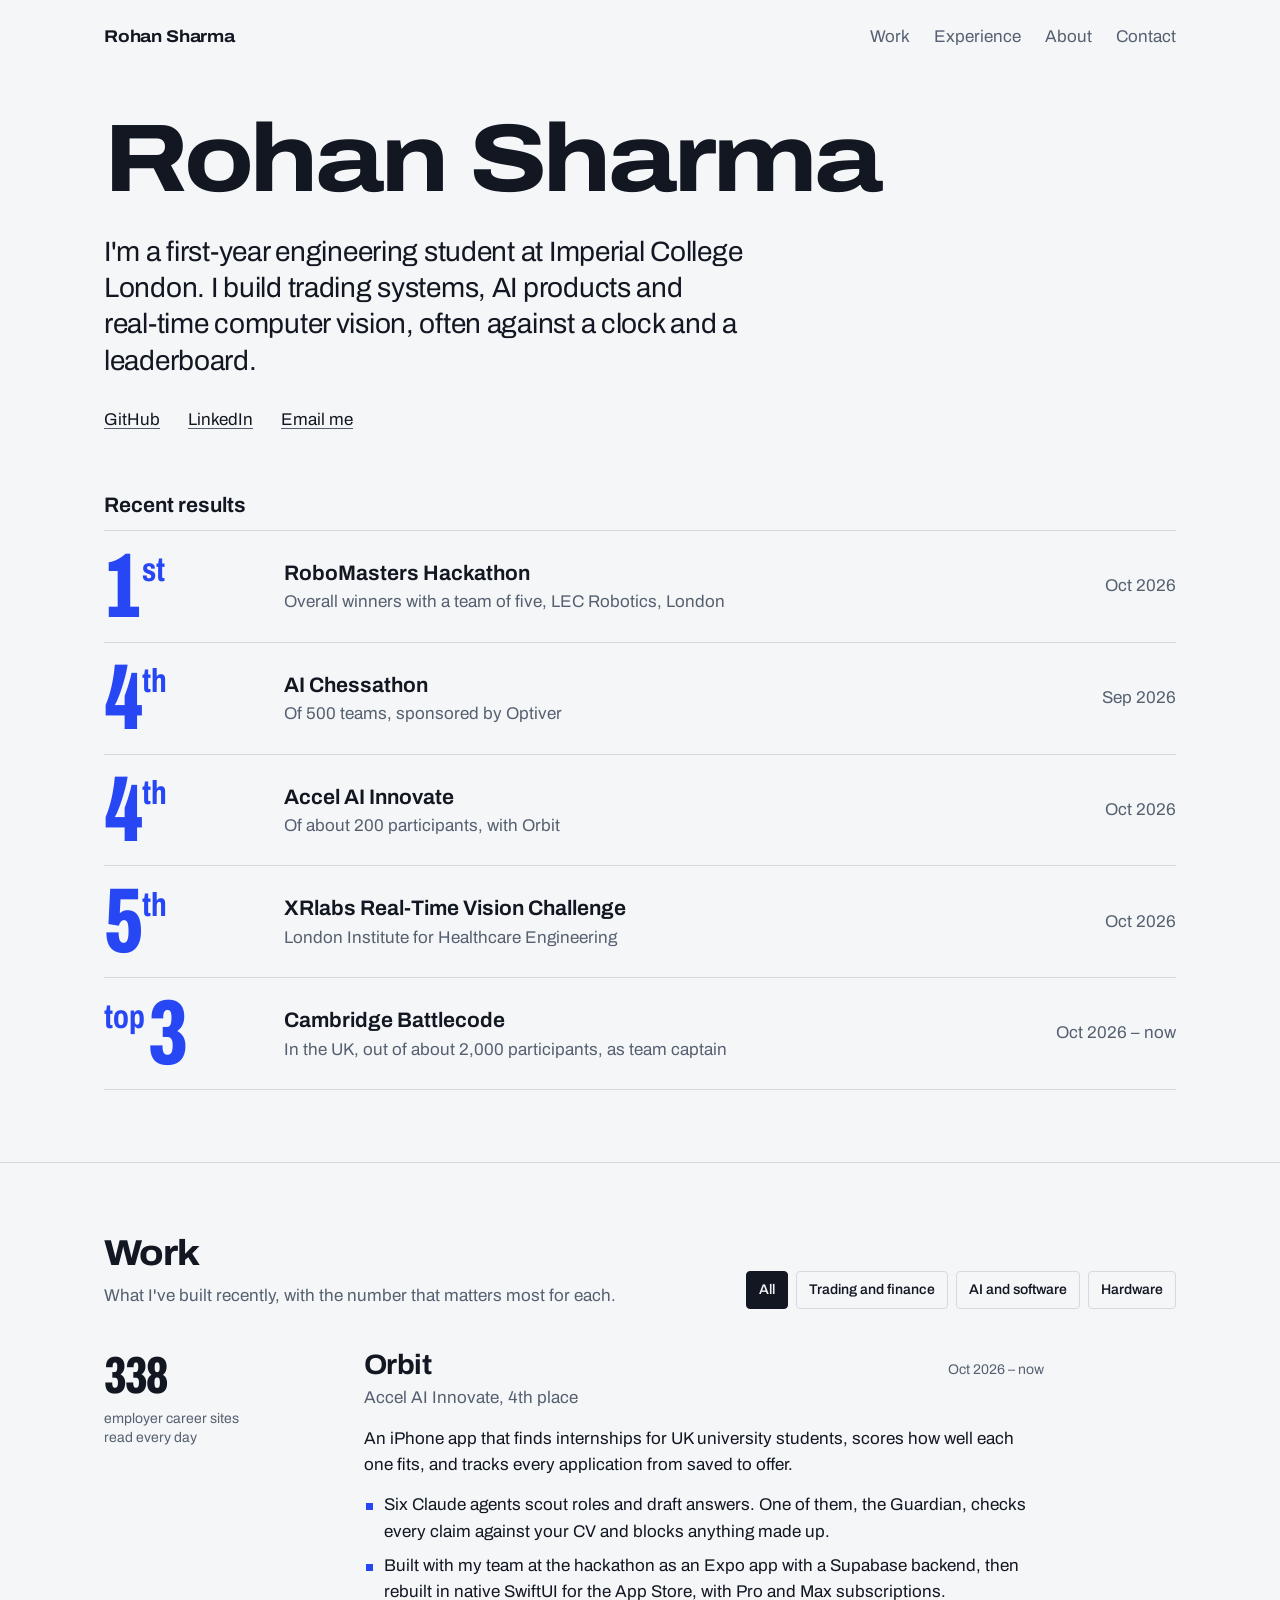
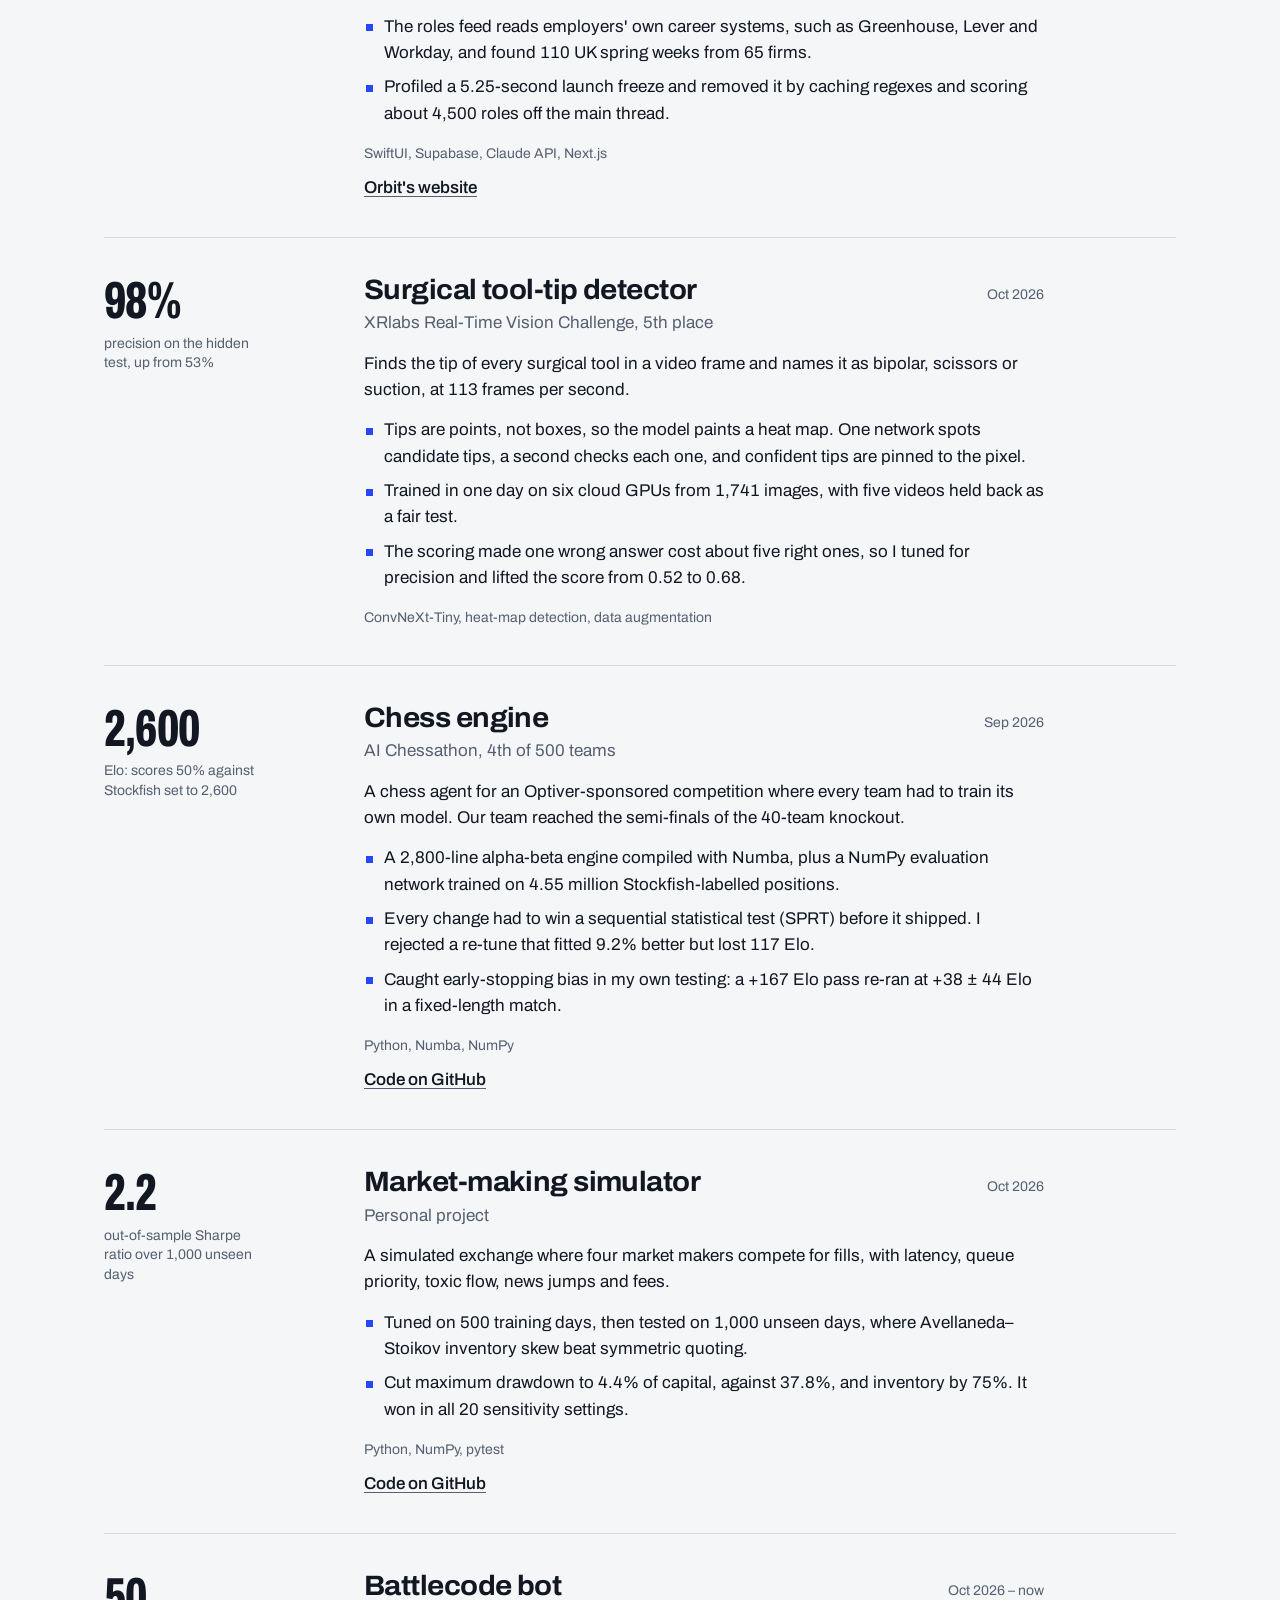
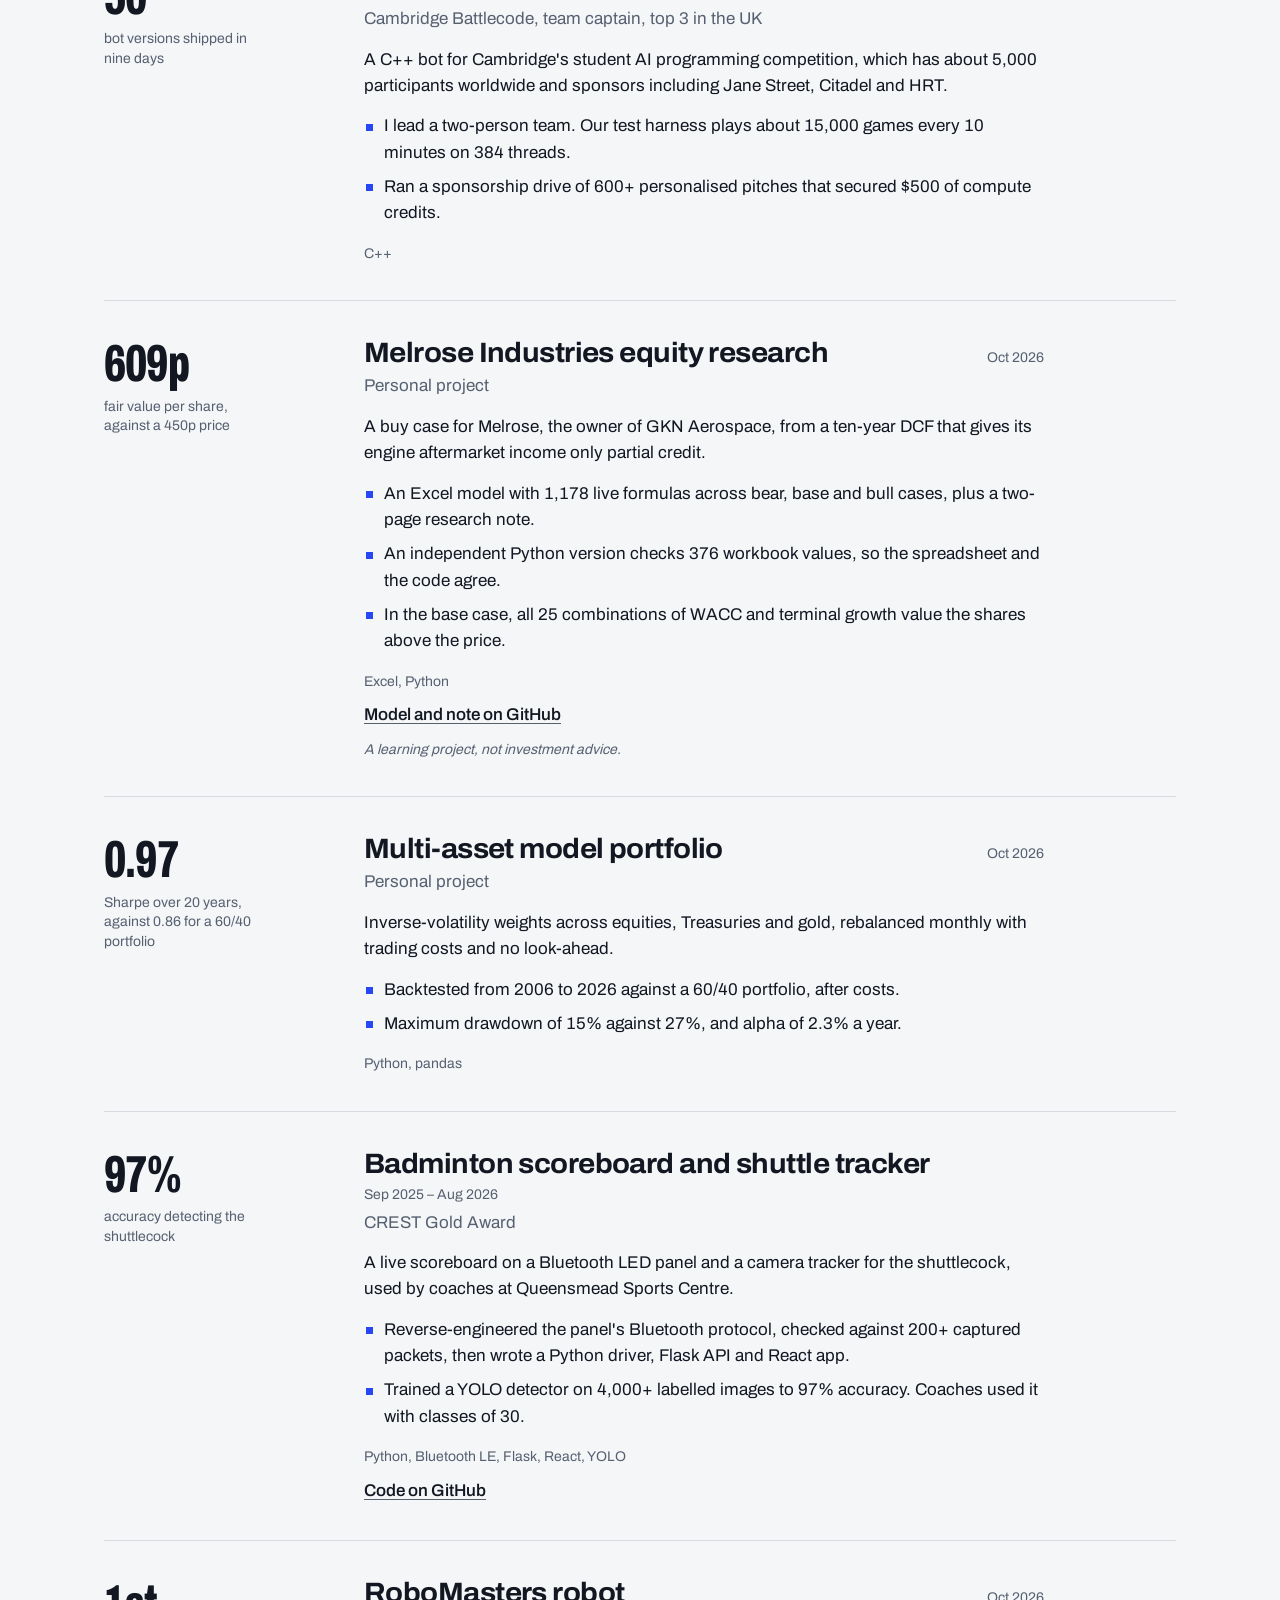
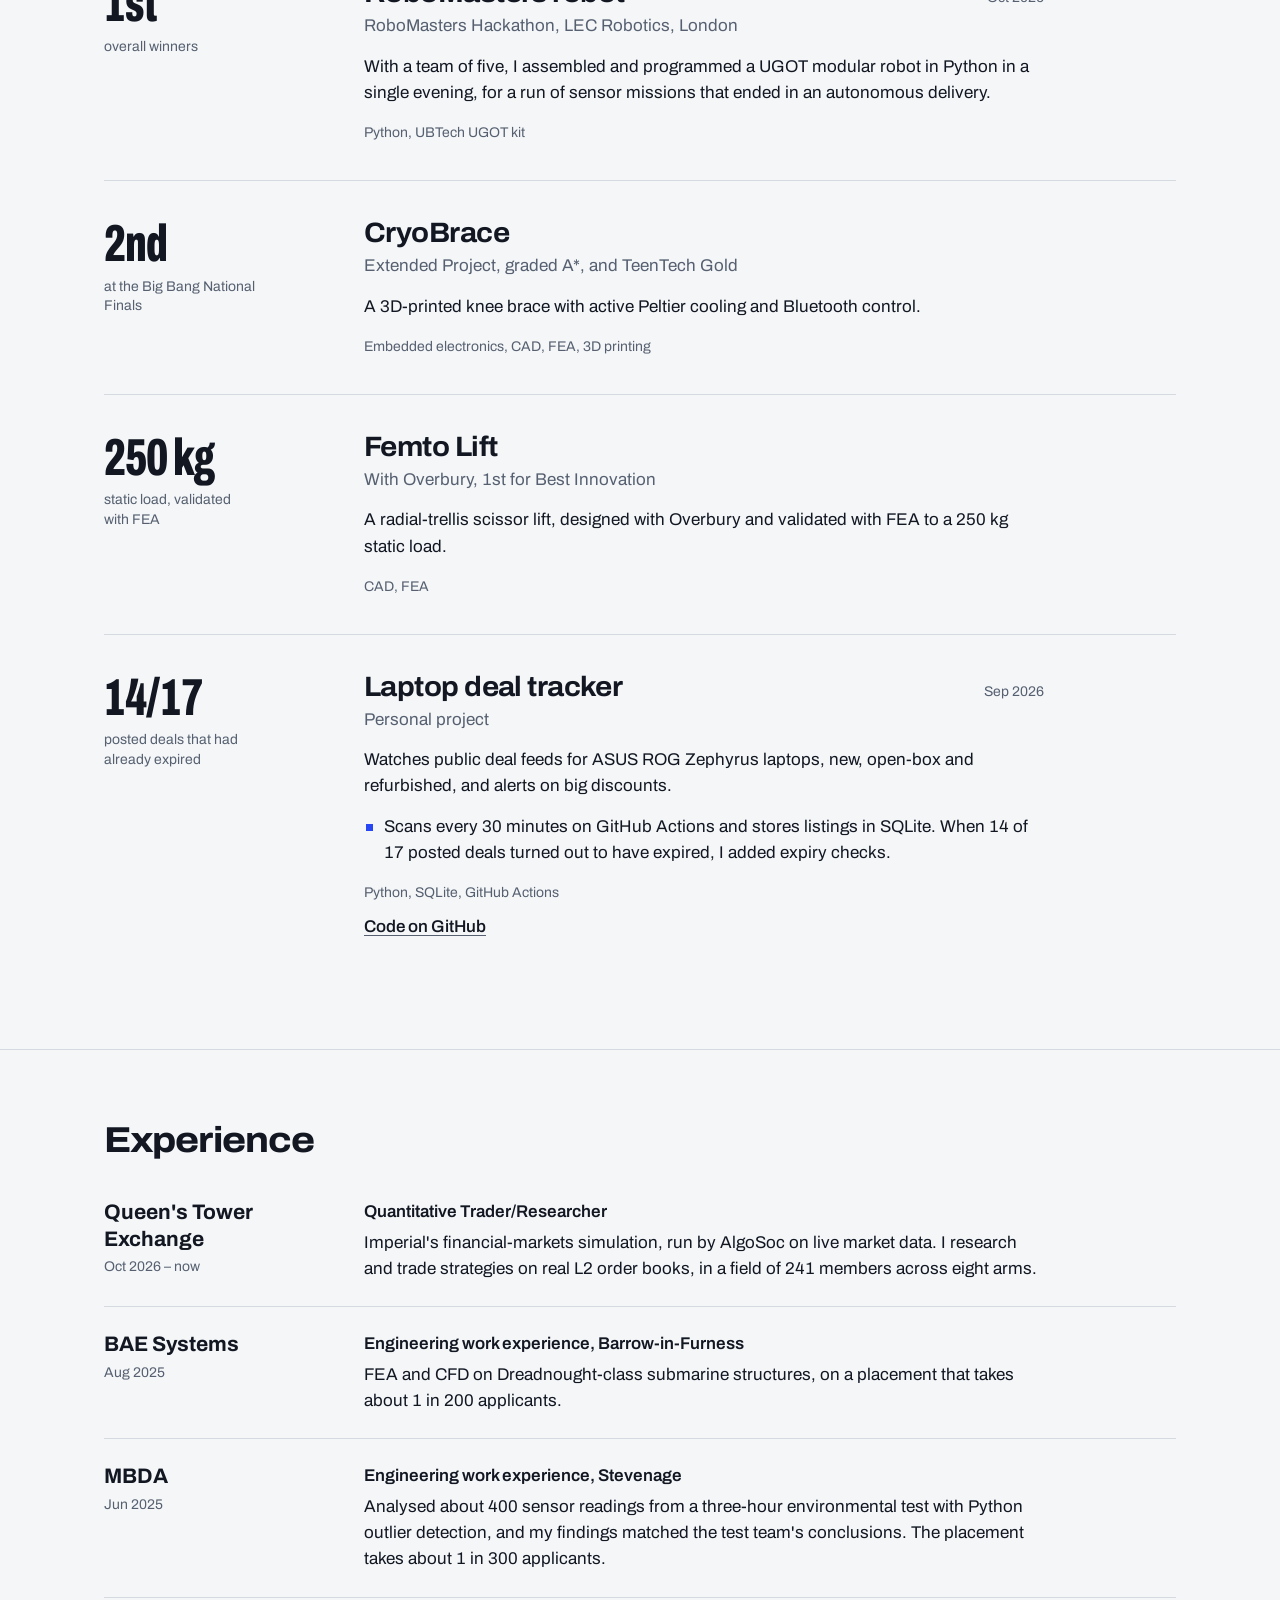
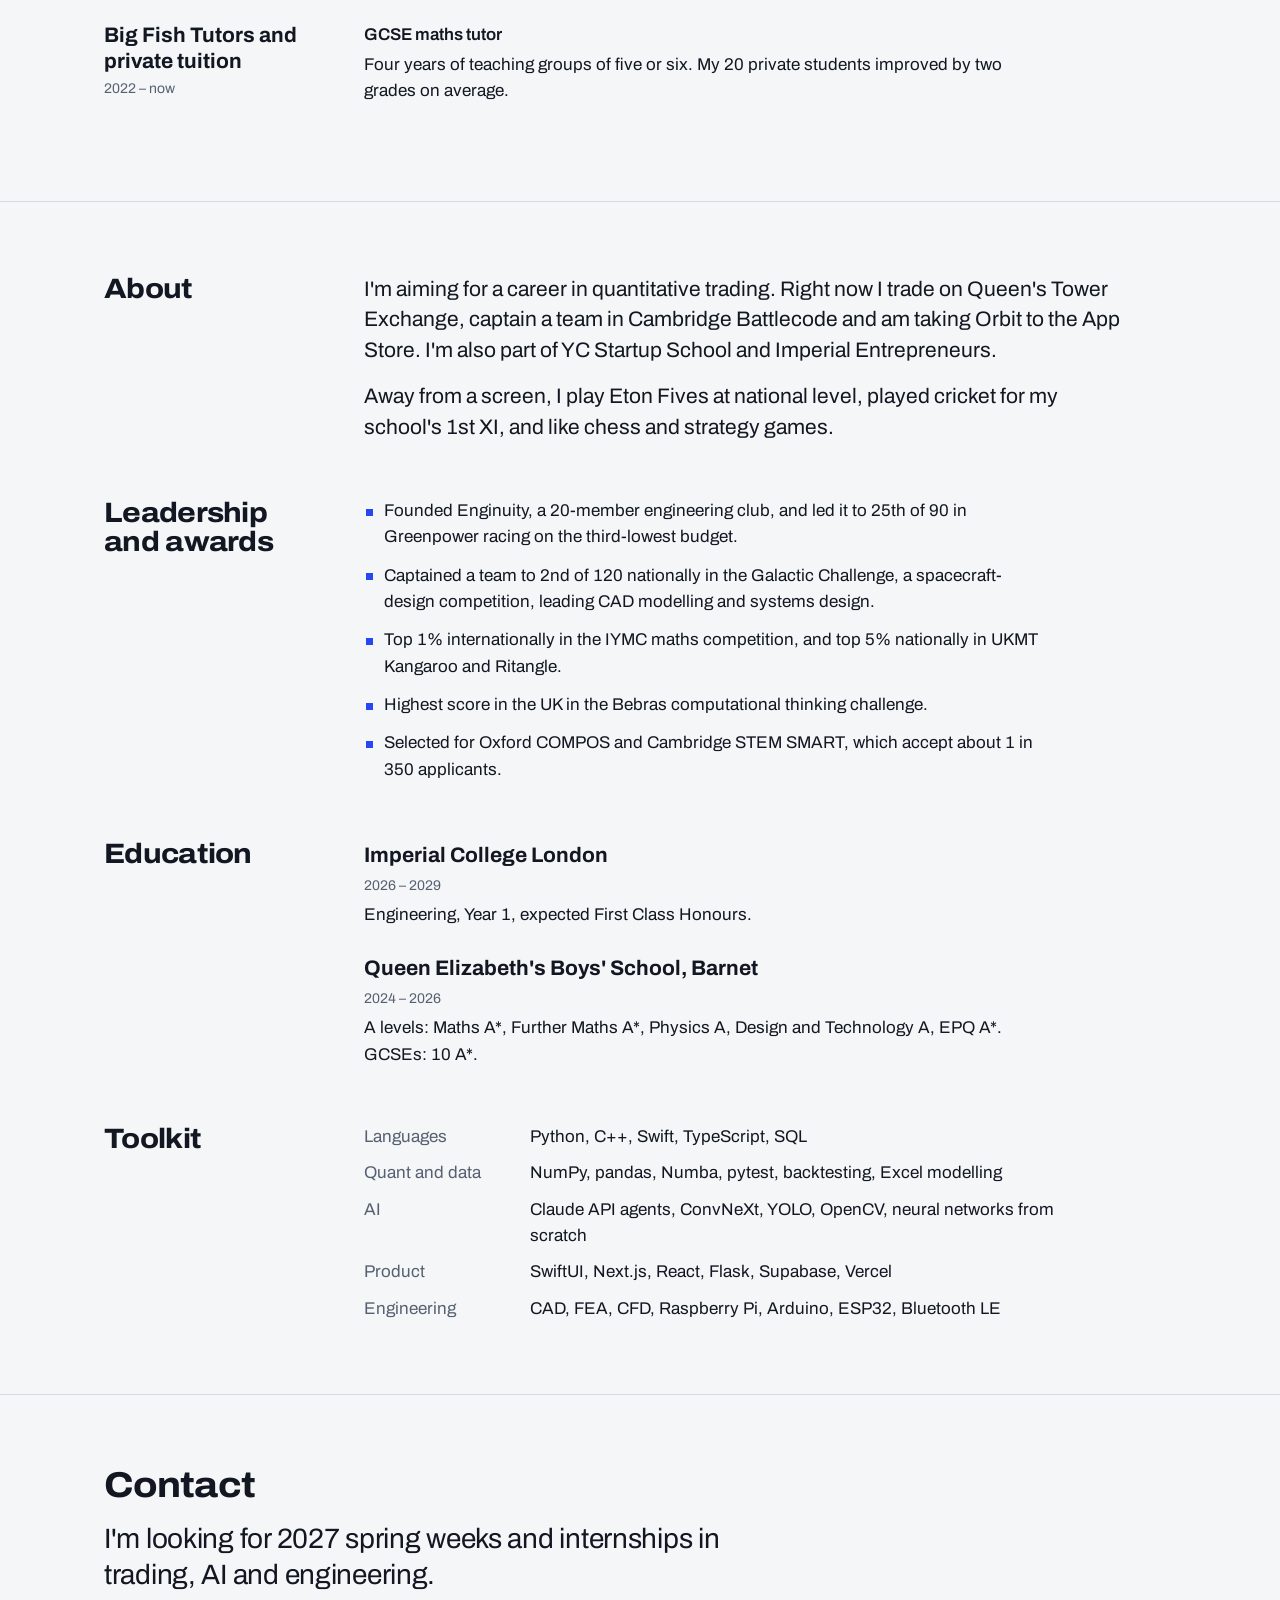
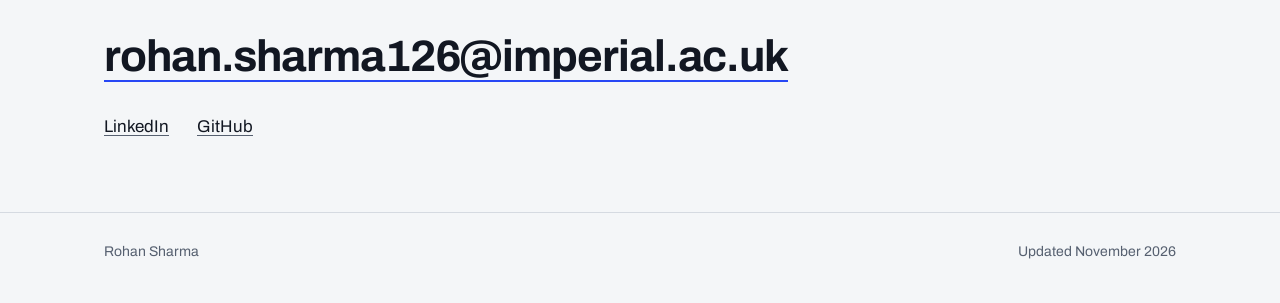
<file: index.html>
<!doctype html>
<html lang="en-GB">
<head>
  <meta charset="utf-8">
  <meta name="viewport" content="width=device-width, initial-scale=1">
  <title>Rohan Sharma</title>
  <meta name="description" content="Rohan Sharma is an engineering student at Imperial College London who builds trading systems, AI products and real-time computer vision.">
  <link rel="canonical" href="https://rorosharma.me/">
  <link rel="icon" href="favicon.svg" type="image/svg+xml">
  <meta name="theme-color" content="#f4f6f8" media="(prefers-color-scheme: light)">
  <meta name="theme-color" content="#0d1220" media="(prefers-color-scheme: dark)">
  <meta property="og:type" content="website">
  <meta property="og:url" content="https://rorosharma.me/">
  <meta property="og:title" content="Rohan Sharma">
  <meta property="og:description" content="Engineering student at Imperial College London. Trading systems, AI products and real-time computer vision.">
  <meta property="og:image" content="https://rorosharma.me/og.png">
  <meta property="og:image:width" content="1200">
  <meta property="og:image:height" content="630">
  <meta name="twitter:card" content="summary_large_image">
  <link rel="preload" href="fonts/archivo-var.woff2" as="font" type="font/woff2" crossorigin>
  <link rel="stylesheet" href="styles.css">
  <script>document.documentElement.classList.add("js");</script>
</head>
<body>
  <a class="skip" href="#work">Skip to projects</a>

  <header class="site-header">
    <div class="wrap">
      <a class="wordmark" href="/">Rohan Sharma</a>
      <nav class="site-nav" aria-label="Sections">
        <ul>
          <li><a href="#work">Work</a></li>
          <li><a href="#experience">Experience</a></li>
          <li><a href="#about">About</a></li>
          <li><a href="#contact">Contact</a></li>
        </ul>
      </nav>
    </div>
  </header>

  <main>
    <section class="hero" aria-labelledby="name">
      <div class="wrap">
        <h1 id="name">Rohan Sharma</h1>
        <p class="lede">I'm a first-year engineering student at Imperial College London. I build trading systems, AI products and <span class="nowrap">real-time</span> computer vision, often against a clock and a leaderboard.</p>
        <p class="hero-links">
          <a href="https://github.com/rohansharmacode">GitHub</a>
          <a href="https://www.linkedin.com/in/rohan-sharma-75091328b">LinkedIn</a>
          <a href="mailto:rohan.sharma126@imperial.ac.uk">Email me</a>
        </p>
      </div>
    </section>

    <section class="results" aria-labelledby="results-title">
      <div class="wrap">
        <h2 id="results-title">Recent results</h2>
        <table class="results-table">
          <tbody>
            <tr style="--i:0">
              <th scope="row" class="place">1<span class="ord">st</span></th>
              <td class="event"><a href="#robomasters">RoboMasters Hackathon</a><span>Overall winners with a team of five, LEC Robotics, London</span></td>
              <td class="when">Oct 2026</td>
            </tr>
            <tr style="--i:1">
              <th scope="row" class="place">4<span class="ord">th</span></th>
              <td class="event"><a href="#chess">AI Chessathon</a><span>Of 500 teams, sponsored by Optiver</span></td>
              <td class="when">Sep 2026</td>
            </tr>
            <tr style="--i:2">
              <th scope="row" class="place">4<span class="ord">th</span></th>
              <td class="event"><a href="#orbit">Accel AI Innovate</a><span>Of about 200 participants, with Orbit</span></td>
              <td class="when">Oct 2026</td>
            </tr>
            <tr style="--i:3">
              <th scope="row" class="place">5<span class="ord">th</span></th>
              <td class="event"><a href="#xrlabs">XRlabs Real-Time Vision Challenge</a><span>London Institute for Healthcare Engineering</span></td>
              <td class="when">Oct 2026</td>
            </tr>
            <tr style="--i:4">
              <th scope="row" class="place"><span class="ord ord-pre">top</span>3</th>
              <td class="event"><a href="#battlecode">Cambridge Battlecode</a><span>In the UK, out of about 2,000 participants, as team captain</span></td>
              <td class="when">Oct 2026 – now</td>
            </tr>
          </tbody>
        </table>
      </div>
    </section>

    <section class="section" id="work" aria-labelledby="work-title">
      <div class="wrap">
        <div class="section-head">
          <div>
            <h2 id="work-title">Work</h2>
            <p class="section-intro">What I've built recently, with the number that matters most for each.</p>
          </div>
          <div class="filter" role="group" aria-label="Filter projects">
            <button type="button" data-filter="all" aria-pressed="true">All</button>
            <button type="button" data-filter="trading" aria-pressed="false">Trading and finance</button>
            <button type="button" data-filter="software" aria-pressed="false">AI and software</button>
            <button type="button" data-filter="hardware" aria-pressed="false">Hardware</button>
          </div>
        </div>
        <p class="filter-status" id="filter-status" aria-live="polite"></p>

        <article class="project" id="orbit" data-tags="software">
          <p class="figure"><b>338</b><span>employer career sites read every day</span></p>
          <div class="project-body">
            <div class="project-top">
              <h3>Orbit</h3>
              <span class="date">Oct 2026 – now</span>
            </div>
            <p class="context">Accel AI Innovate, 4th place</p>
            <p class="summary">An iPhone app that finds internships for UK university students, scores how well each one fits, and tracks every application from saved to offer.</p>
            <ul class="points">
              <li>Six Claude agents scout roles and draft answers. One of them, the Guardian, checks every claim against your CV and blocks anything made up.</li>
              <li>Built with my team at the hackathon as an Expo app with a Supabase backend, then rebuilt in native SwiftUI for the App Store, with Pro and Max subscriptions.</li>
              <li>The roles feed reads employers' own career systems, such as Greenhouse, Lever and Workday, and found 110 UK spring weeks from 65 firms.</li>
              <li>Profiled a 5.25-second launch freeze and removed it by caching regexes and scoring about 4,500 roles off the main thread.</li>
            </ul>
            <p class="stack">SwiftUI, Supabase, Claude API, Next.js</p>
            <p class="links"><a href="https://orbit-three-gilt.vercel.app">Orbit's website</a></p>
          </div>
        </article>

        <article class="project" id="xrlabs" data-tags="software">
          <p class="figure"><b>98%</b><span>precision on the hidden test, up from 53%</span></p>
          <div class="project-body">
            <div class="project-top">
              <h3>Surgical tool-tip detector</h3>
              <span class="date">Oct 2026</span>
            </div>
            <p class="context">XRlabs Real-Time Vision Challenge, 5th place</p>
            <p class="summary">Finds the tip of every surgical tool in a video frame and names it as bipolar, scissors or suction, at 113 frames per second.</p>
            <ul class="points">
              <li>Tips are points, not boxes, so the model paints a heat map. One network spots candidate tips, a second checks each one, and confident tips are pinned to the pixel.</li>
              <li>Trained in one day on six cloud GPUs from 1,741 images, with five videos held back as a fair test.</li>
              <li>The scoring made one wrong answer cost about five right ones, so I tuned for precision and lifted the score from 0.52 to 0.68.</li>
            </ul>
            <p class="stack">ConvNeXt-Tiny, heat-map detection, data augmentation</p>
          </div>
        </article>

        <article class="project" id="chess" data-tags="software">
          <p class="figure"><b>2,600</b><span>Elo: scores 50% against Stockfish set to 2,600</span></p>
          <div class="project-body">
            <div class="project-top">
              <h3>Chess engine</h3>
              <span class="date">Sep 2026</span>
            </div>
            <p class="context">AI Chessathon, 4th of 500 teams</p>
            <p class="summary">A chess agent for an Optiver-sponsored competition where every team had to train its own model. Our team reached the semi-finals of the 40-team knockout.</p>
            <ul class="points">
              <li>A 2,800-line alpha-beta engine compiled with Numba, plus a NumPy evaluation network trained on 4.55 million Stockfish-labelled positions.</li>
              <li>Every change had to win a sequential statistical test (SPRT) before it shipped. I rejected a re-tune that fitted 9.2% better but lost 117 Elo.</li>
              <li>Caught early-stopping bias in my own testing: a +167 Elo pass re-ran at +38 ± 44 Elo in a fixed-length match.</li>
            </ul>
            <p class="stack">Python, Numba, NumPy</p>
            <p class="links"><a href="https://github.com/rohansharmacode/aichessathon-starter/tree/contempt-and-aspiration-window">Code on GitHub</a></p>
          </div>
        </article>

        <article class="project" id="market-making" data-tags="trading">
          <p class="figure"><b>2.2</b><span>out-of-sample Sharpe ratio over 1,000 unseen days</span></p>
          <div class="project-body">
            <div class="project-top">
              <h3>Market-making simulator</h3>
              <span class="date">Oct 2026</span>
            </div>
            <p class="context">Personal project</p>
            <p class="summary">A simulated exchange where four market makers compete for fills, with latency, queue priority, toxic flow, news jumps and fees.</p>
            <ul class="points">
              <li>Tuned on 500 training days, then tested on 1,000 unseen days, where Avellaneda–Stoikov inventory skew beat symmetric quoting.</li>
              <li>Cut maximum drawdown to 4.4% of capital, against 37.8%, and inventory by 75%. It won in all 20 sensitivity settings.</li>
            </ul>
            <p class="stack">Python, NumPy, pytest</p>
            <p class="links"><a href="https://github.com/rohansharmacode/market-making-simulator">Code on GitHub</a></p>
          </div>
        </article>

        <article class="project" id="battlecode" data-tags="software">
          <p class="figure"><b>50</b><span>bot versions shipped in nine days</span></p>
          <div class="project-body">
            <div class="project-top">
              <h3>Battlecode bot</h3>
              <span class="date">Oct 2026 – now</span>
            </div>
            <p class="context">Cambridge Battlecode, team captain, top 3 in the UK</p>
            <p class="summary">A C++ bot for Cambridge's student AI programming competition, which has about 5,000 participants worldwide and sponsors including Jane Street, Citadel and HRT.</p>
            <ul class="points">
              <li>I lead a two-person team. Our test harness plays about 15,000 games every 10 minutes on 384 threads.</li>
              <li>Ran a sponsorship drive of 600+ personalised pitches that secured $500 of compute credits.</li>
            </ul>
            <p class="stack">C++</p>
          </div>
        </article>

        <article class="project" id="melrose" data-tags="trading">
          <p class="figure"><b>609p</b><span>fair value per share, against a 450p price</span></p>
          <div class="project-body">
            <div class="project-top">
              <h3>Melrose Industries equity research</h3>
              <span class="date">Oct 2026</span>
            </div>
            <p class="context">Personal project</p>
            <p class="summary">A buy case for Melrose, the owner of GKN Aerospace, from a ten-year DCF that gives its engine aftermarket income only partial credit.</p>
            <ul class="points">
              <li>An Excel model with 1,178 live formulas across bear, base and bull cases, plus a two-page research note.</li>
              <li>An independent Python version checks 376 workbook values, so the spreadsheet and the code agree.</li>
              <li>In the base case, all 25 combinations of WACC and terminal growth value the shares above the price.</li>
            </ul>
            <p class="stack">Excel, Python</p>
            <p class="links"><a href="https://github.com/rohansharmacode/melrose-valuation">Model and note on GitHub</a></p>
            <p class="note">A learning project, not investment advice.</p>
          </div>
        </article>

        <article class="project" id="portfolio" data-tags="trading">
          <p class="figure"><b>0.97</b><span>Sharpe over 20 years, against 0.86 for a 60/40 portfolio</span></p>
          <div class="project-body">
            <div class="project-top">
              <h3>Multi-asset model portfolio</h3>
              <span class="date">Oct 2026</span>
            </div>
            <p class="context">Personal project</p>
            <p class="summary">Inverse-volatility weights across equities, Treasuries and gold, rebalanced monthly with trading costs and no look-ahead.</p>
            <ul class="points">
              <li>Backtested from 2006 to 2026 against a 60/40 portfolio, after costs.</li>
              <li>Maximum drawdown of 15% against 27%, and alpha of 2.3% a year.</li>
            </ul>
            <p class="stack">Python, pandas</p>
          </div>
        </article>

        <article class="project" id="badminton" data-tags="hardware software">
          <p class="figure"><b>97%</b><span>accuracy detecting the shuttlecock</span></p>
          <div class="project-body">
            <div class="project-top">
              <h3>Badminton scoreboard and shuttle tracker</h3>
              <span class="date">Sep 2025 – Aug 2026</span>
            </div>
            <p class="context">CREST Gold Award</p>
            <p class="summary">A live scoreboard on a Bluetooth LED panel and a camera tracker for the shuttlecock, used by coaches at Queensmead Sports Centre.</p>
            <ul class="points">
              <li>Reverse-engineered the panel's Bluetooth protocol, checked against 200+ captured packets, then wrote a Python driver, Flask API and React app.</li>
              <li>Trained a YOLO detector on 4,000+ labelled images to 97% accuracy. Coaches used it with classes of 30.</li>
            </ul>
            <p class="stack">Python, Bluetooth LE, Flask, React, YOLO</p>
            <p class="links"><a href="https://github.com/rohansharmacode/badminton-led-scoreboard">Code on GitHub</a></p>
          </div>
        </article>

        <article class="project" id="robomasters" data-tags="hardware">
          <p class="figure"><b>1st</b><span>overall winners</span></p>
          <div class="project-body">
            <div class="project-top">
              <h3>RoboMasters robot</h3>
              <span class="date">Oct 2026</span>
            </div>
            <p class="context">RoboMasters Hackathon, LEC Robotics, London</p>
            <p class="summary">With a team of five, I assembled and programmed a UGOT modular robot in Python in a single evening, for a run of sensor missions that ended in an autonomous delivery.</p>
            <p class="stack">Python, UBTech UGOT kit</p>
          </div>
        </article>

        <article class="project" id="cryobrace" data-tags="hardware">
          <p class="figure"><b>2nd</b><span>at the Big Bang National Finals</span></p>
          <div class="project-body">
            <div class="project-top">
              <h3>CryoBrace</h3>
            </div>
            <p class="context">Extended Project, graded A*, and TeenTech Gold</p>
            <p class="summary">A 3D-printed knee brace with active Peltier cooling and Bluetooth control.</p>
            <p class="stack">Embedded electronics, CAD, FEA, 3D printing</p>
          </div>
        </article>

        <article class="project" id="femto-lift" data-tags="hardware">
          <p class="figure"><b>250 kg</b><span>static load, validated with FEA</span></p>
          <div class="project-body">
            <div class="project-top">
              <h3>Femto Lift</h3>
            </div>
            <p class="context">With Overbury, 1st for Best Innovation</p>
            <p class="summary">A radial-trellis scissor lift, designed with Overbury and validated with FEA to a 250 kg static load.</p>
            <p class="stack">CAD, FEA</p>
          </div>
        </article>

        <article class="project" id="deal-tracker" data-tags="software">
          <p class="figure"><b>14/17</b><span>posted deals that had already expired</span></p>
          <div class="project-body">
            <div class="project-top">
              <h3>Laptop deal tracker</h3>
              <span class="date">Sep 2026</span>
            </div>
            <p class="context">Personal project</p>
            <p class="summary">Watches public deal feeds for ASUS ROG Zephyrus laptops, new, open-box and refurbished, and alerts on big discounts.</p>
            <ul class="points">
              <li>Scans every 30 minutes on GitHub Actions and stores listings in SQLite. When 14 of 17 posted deals turned out to have expired, I added expiry checks.</li>
            </ul>
            <p class="stack">Python, SQLite, GitHub Actions</p>
            <p class="links"><a href="https://github.com/rohansharmacode/zephyrus-price-tracker">Code on GitHub</a></p>
          </div>
        </article>
      </div>
    </section>

    <section class="section" id="experience" aria-labelledby="experience-title">
      <div class="wrap">
        <div class="section-head">
          <h2 id="experience-title">Experience</h2>
        </div>
        <div class="roles">
          <div class="role">
            <div>
              <h3>Queen's Tower Exchange</h3>
              <span class="date">Oct 2026 – now</span>
            </div>
            <div>
              <p class="role-title">Quantitative Trader/Researcher</p>
              <p>Imperial's financial-markets simulation, run by AlgoSoc on live market data. I research and trade strategies on real L2 order books, in a field of 241 members across eight arms.</p>
            </div>
          </div>
          <div class="role">
            <div>
              <h3>BAE Systems</h3>
              <span class="date">Aug 2025</span>
            </div>
            <div>
              <p class="role-title">Engineering work experience, Barrow-in-Furness</p>
              <p>FEA and CFD on Dreadnought-class submarine structures, on a placement that takes about 1 in 200 applicants.</p>
            </div>
          </div>
          <div class="role">
            <div>
              <h3>MBDA</h3>
              <span class="date">Jun 2025</span>
            </div>
            <div>
              <p class="role-title">Engineering work experience, Stevenage</p>
              <p>Analysed about 400 sensor readings from a three-hour environmental test with Python outlier detection, and my findings matched the test team's conclusions. The placement takes about 1 in 300 applicants.</p>
            </div>
          </div>
          <div class="role">
            <div>
              <h3>Big Fish Tutors and private tuition</h3>
              <span class="date">2022 – now</span>
            </div>
            <div>
              <p class="role-title">GCSE maths tutor</p>
              <p>Four years of teaching groups of five or six. My 20 private students improved by two grades on average.</p>
            </div>
          </div>
        </div>
      </div>
    </section>

    <section class="section" id="about" aria-labelledby="about-title">
      <div class="wrap">
        <div class="split">
          <h2 id="about-title">About</h2>
          <div class="prose">
            <p>I'm aiming for a career in quantitative trading. Right now I trade on Queen's Tower Exchange, captain a team in Cambridge Battlecode and am taking Orbit to the App Store. I'm also part of YC Startup School and Imperial Entrepreneurs.</p>
            <p>Away from a screen, I play Eton Fives at national level, played cricket for my school's 1st XI, and like chess and strategy games.</p>
          </div>
        </div>

        <div class="split">
          <h2>Leadership and awards</h2>
          <ul class="awards">
            <li>Founded Enginuity, a 20-member engineering club, and led it to 25th of 90 in Greenpower racing on the third-lowest budget.</li>
            <li>Captained a team to 2nd of 120 nationally in the Galactic Challenge, a spacecraft-design competition, leading CAD modelling and systems design.</li>
            <li>Top 1% internationally in the IYMC maths competition, and top 5% nationally in UKMT Kangaroo and Ritangle.</li>
            <li>Highest score in the UK in the Bebras computational thinking challenge.</li>
            <li>Selected for Oxford COMPOS and Cambridge STEM SMART, which accept about 1 in 350 applicants.</li>
          </ul>
        </div>

        <div class="split">
          <h2>Education</h2>
          <div class="schools">
            <div class="school">
              <h3>Imperial College London</h3>
              <span class="date">2026 – 2029</span>
              <p>Engineering, Year 1, expected First Class Honours.</p>
            </div>
            <div class="school">
              <h3>Queen Elizabeth's Boys' School, Barnet</h3>
              <span class="date">2024 – 2026</span>
              <p>A levels: Maths A*, Further Maths A*, Physics A, Design and Technology A, EPQ A*. GCSEs: 10 A*.</p>
            </div>
          </div>
        </div>

        <div class="split">
          <h2>Toolkit</h2>
          <dl class="toolkit">
            <div><dt>Languages</dt><dd>Python, C++, Swift, TypeScript, SQL</dd></div>
            <div><dt>Quant and data</dt><dd>NumPy, pandas, Numba, pytest, backtesting, Excel modelling</dd></div>
            <div><dt>AI</dt><dd>Claude API agents, ConvNeXt, YOLO, OpenCV, neural networks from scratch</dd></div>
            <div><dt>Product</dt><dd>SwiftUI, Next.js, React, Flask, Supabase, Vercel</dd></div>
            <div><dt>Engineering</dt><dd>CAD, FEA, CFD, Raspberry Pi, Arduino, ESP32, Bluetooth LE</dd></div>
          </dl>
        </div>
      </div>
    </section>

    <section class="section contact" id="contact" aria-labelledby="contact-title">
      <div class="wrap">
        <h2 id="contact-title">Contact</h2>
        <p class="lede">I'm looking for 2027 spring weeks and internships in trading, AI and engineering.</p>
        <a class="contact-email" href="mailto:rohan.sharma126@imperial.ac.uk">rohan.sharma126@imperial.ac.uk</a>
        <p class="hero-links">
          <a href="https://www.linkedin.com/in/rohan-sharma-75091328b">LinkedIn</a>
          <a href="https://github.com/rohansharmacode">GitHub</a>
        </p>
      </div>
    </section>
  </main>

  <footer class="site-footer">
    <div class="wrap">
      <span>Rohan Sharma</span>
      <span>Updated November 2026</span>
    </div>
  </footer>

  <script>
    (function () {
      var buttons = document.querySelectorAll("[data-filter]");
      var projects = document.querySelectorAll(".project");
      var status = document.getElementById("filter-status");

      function apply(filter) {
        var shown = 0;
        buttons.forEach(function (b) {
          b.setAttribute("aria-pressed", String(b.dataset.filter === filter));
        });
        projects.forEach(function (p) {
          var show = filter === "all" || p.dataset.tags.split(" ").indexOf(filter) !== -1;
          p.hidden = !show;
          if (show) shown++;
        });
        status.textContent = "Showing " + shown + " of " + projects.length + " projects";
      }

      buttons.forEach(function (b) {
        b.addEventListener("click", function () { apply(b.dataset.filter); });
      });

      // A link to a project that the current filter hides shows everything again.
      document.querySelectorAll('a[href^="#"]').forEach(function (a) {
        a.addEventListener("click", function () {
          var target = document.querySelector(a.getAttribute("href"));
          if (target && target.hidden) apply("all");
        });
      });
    })();
  </script>
</body>
</html>
</file>
<file: styles.css>
/* rorosharma.me */

@font-face {
  font-family: "Archivo";
  src: url("fonts/archivo-var.woff2") format("woff2-variations"),
       url("fonts/archivo-var.woff2") format("woff2");
  font-weight: 100 900;
  font-stretch: 62% 125%;
  font-style: normal;
  font-display: swap;
}

:root {
  --paper: #f4f6f8;
  --paper-raised: #ffffff;
  --ink: #121722;
  --graphite: #566070;
  --rule: #d5dae1;
  --accent: #2747f5;
  --accent-tint: #e6eafe;

  --wrap: 1120px;
  --gutter: 24px;

  --text-sm: 0.875rem;   /* 14px */
  --text-base: 1.0625rem; /* 17px */
  --text-md: 1.3125rem;  /* 21px */
  --text-lg: 1.75rem;    /* 28px */
  --text-xl: 2.25rem;    /* 36px */

  color-scheme: light;
}

@media (prefers-color-scheme: dark) {
  :root {
    --paper: #0d1220;
    --paper-raised: #141b2c;
    --ink: #e9edf4;
    --graphite: #a0a9b9;
    --rule: #263048;
    --accent: #8a9bff;
    --accent-tint: #1b2440;
    color-scheme: dark;
  }
}

*,
*::before,
*::after {
  box-sizing: border-box;
}

html {
  -webkit-text-size-adjust: 100%;
  text-size-adjust: 100%;
}

body {
  margin: 0;
  background: var(--paper);
  color: var(--ink);
  font-family: "Archivo", system-ui, -apple-system, "Segoe UI", sans-serif;
  font-size: var(--text-base);
  font-stretch: 100%;
  font-weight: 400;
  line-height: 1.55;
  font-variant-numeric: tabular-nums;
  -webkit-font-smoothing: antialiased;
}

img,
svg {
  display: block;
  max-width: 100%;
}

a {
  color: inherit;
  text-decoration-line: underline;
  text-decoration-thickness: 1px;
  text-underline-offset: 0.2em;
  text-decoration-color: var(--graphite);
}

a:hover {
  text-decoration-color: var(--accent);
  text-decoration-thickness: 2px;
}

:focus-visible {
  outline: 2px solid var(--accent);
  outline-offset: 3px;
  border-radius: 2px;
}

h1,
h2,
h3,
p,
ul,
ol,
figure,
dl,
dd {
  margin: 0;
}

ul {
  padding: 0;
  list-style: none;
}

.wrap {
  width: 100%;
  max-width: var(--wrap);
  margin: 0 auto;
  padding: 0 var(--gutter);
}

.nowrap {
  white-space: nowrap;
}

.skip {
  position: absolute;
  left: var(--gutter);
  top: -100px;
  background: var(--ink);
  color: var(--paper);
  padding: 8px 14px;
  z-index: 10;
}

.skip:focus {
  top: 12px;
}

/* ---------- Header ---------- */

.site-header {
  padding: 24px 0;
}

.site-header .wrap {
  display: flex;
  align-items: baseline;
  justify-content: space-between;
  gap: 24px;
}

.wordmark {
  font-weight: 700;
  font-stretch: 112%;
  text-decoration: none;
  letter-spacing: -0.01em;
}

.site-nav ul {
  display: flex;
  gap: 24px;
  flex-wrap: wrap;
}

.site-nav a {
  text-decoration: none;
  color: var(--graphite);
}

.site-nav a:hover {
  color: var(--ink);
  text-decoration: underline;
  text-decoration-color: var(--accent);
}

/* ---------- Hero ---------- */

.hero {
  padding: 40px 0 16px;
}

.hero h1 {
  font-size: clamp(3.25rem, 9vw, 6rem);
  font-weight: 750;
  font-stretch: 118%;
  line-height: 0.95;
  letter-spacing: -0.035em;
}

.lede {
  margin-top: 28px;
  max-width: 42ch;
  font-size: var(--text-lg);
  line-height: 1.3;
  font-weight: 400;
  letter-spacing: -0.01em;
}

.hero-links {
  margin-top: 28px;
  display: flex;
  flex-wrap: wrap;
  gap: 12px 28px;
}

/* ---------- Results ---------- */

.results {
  padding: 40px 0 72px;
}

.results h2 {
  font-size: var(--text-md);
  font-weight: 650;
  margin-bottom: 8px;
}

.results-table {
  width: 100%;
  border-collapse: collapse;
}

.results-table caption {
  text-align: left;
}

.results-table tr {
  border-top: 1px solid var(--rule);
}

.results-table tr:last-child {
  border-bottom: 1px solid var(--rule);
}

.results-table th,
.results-table td {
  text-align: left;
  vertical-align: middle;
  padding: 14px 0;
  font-weight: inherit;
}

.results-table .place {
  width: 180px;
  padding-right: 24px;
  color: var(--accent);
  font-size: clamp(3.5rem, 8vw, 5.75rem);
  font-weight: 800;
  font-stretch: 62%;
  line-height: 0.9;
  letter-spacing: -0.02em;
  white-space: nowrap;
}

.ord {
  font-size: 0.36em;
  font-weight: 700;
  font-stretch: 75%;
  letter-spacing: 0;
  vertical-align: top;
  position: relative;
  top: 0.32em;
  margin-left: 0.04em;
}

.ord-pre {
  margin-left: 0;
  margin-right: 0.08em;
}

.results-table .event a {
  font-size: var(--text-md);
  font-weight: 650;
  text-decoration: none;
}

.results-table .event a:hover {
  text-decoration: underline;
  text-decoration-color: var(--accent);
}

.results-table .event span {
  display: block;
  color: var(--graphite);
  font-size: var(--text-base);
}

.results-table .when {
  width: 150px;
  text-align: right;
  color: var(--graphite);
  white-space: nowrap;
}

@media (prefers-reduced-motion: no-preference) {
  .results-table tbody tr {
    animation: settle 520ms cubic-bezier(0.2, 0.7, 0.2, 1) both;
    animation-delay: calc(var(--i, 0) * 80ms + 120ms);
  }

  @keyframes settle {
    from {
      opacity: 0;
      transform: translateY(10px);
    }
    to {
      opacity: 1;
      transform: none;
    }
  }
}

/* ---------- Sections ---------- */

.section {
  padding: 72px 0;
  border-top: 1px solid var(--rule);
}

.section-head {
  display: flex;
  flex-wrap: wrap;
  align-items: end;
  justify-content: space-between;
  gap: 16px 32px;
  margin-bottom: 40px;
}

.section h2 {
  font-size: var(--text-xl);
  font-weight: 750;
  font-stretch: 110%;
  letter-spacing: -0.025em;
  line-height: 1.05;
}

.section-intro {
  margin-top: 10px;
  color: var(--graphite);
  max-width: 52ch;
}

/* ---------- Filter ---------- */

.filter {
  display: none;
  flex-wrap: wrap;
  gap: 8px;
  align-items: center;
}

.js .filter {
  display: flex;
}

.filter button {
  font: inherit;
  font-size: var(--text-sm);
  font-weight: 550;
  color: var(--ink);
  background: transparent;
  border: 1px solid var(--rule);
  border-radius: 4px;
  padding: 7px 12px;
  cursor: pointer;
}

.filter button:hover {
  border-color: var(--graphite);
}

.filter button[aria-pressed="true"] {
  background: var(--ink);
  color: var(--paper);
  border-color: var(--ink);
}

.filter-status {
  position: absolute;
  width: 1px;
  height: 1px;
  overflow: hidden;
  clip: rect(0 0 0 0);
  white-space: nowrap;
}

/* ---------- Projects ---------- */

.project {
  display: grid;
  grid-template-columns: 220px minmax(0, 1fr);
  gap: 8px 40px;
  padding: 36px 0;
  border-top: 1px solid var(--rule);
  scroll-margin-top: 24px;
}

.project:first-of-type {
  border-top: 0;
  padding-top: 0;
}

.project[hidden] {
  display: none;
}

.figure {
  padding-top: 2px;
}

.figure b {
  display: block;
  font-size: 3.25rem;
  font-weight: 800;
  font-stretch: 62%;
  line-height: 0.95;
  letter-spacing: -0.015em;
}

.figure span {
  display: block;
  margin-top: 8px;
  max-width: 19ch;
  color: var(--graphite);
  font-size: var(--text-sm);
  line-height: 1.4;
}

.project-body {
  max-width: 68ch;
}

.project-top {
  display: flex;
  flex-wrap: wrap;
  justify-content: space-between;
  align-items: baseline;
  gap: 4px 24px;
}

.project h3 {
  font-size: var(--text-lg);
  font-weight: 700;
  font-stretch: 105%;
  letter-spacing: -0.02em;
  line-height: 1.15;
}

.project time,
.project .date {
  color: var(--graphite);
  font-size: var(--text-sm);
  white-space: nowrap;
}

.context {
  margin-top: 4px;
  color: var(--graphite);
}

.summary {
  margin-top: 14px;
}

.points {
  margin-top: 14px;
  display: grid;
  gap: 8px;
}

.points li {
  position: relative;
  padding-left: 20px;
}

.points li::before {
  content: "";
  position: absolute;
  left: 2px;
  top: 0.62em;
  width: 7px;
  height: 7px;
  background: var(--accent);
}

.stack {
  margin-top: 16px;
  color: var(--graphite);
  font-size: var(--text-sm);
}

.links {
  margin-top: 10px;
  display: flex;
  flex-wrap: wrap;
  gap: 8px 24px;
  font-weight: 550;
}

.note {
  margin-top: 10px;
  color: var(--graphite);
  font-size: var(--text-sm);
  font-style: italic;
}

/* ---------- Experience ---------- */

.roles {
  display: grid;
}

.role {
  display: grid;
  grid-template-columns: 220px minmax(0, 1fr);
  gap: 4px 40px;
  padding: 24px 0;
  border-top: 1px solid var(--rule);
}

.role:first-child {
  border-top: 0;
  padding-top: 0;
}

.role h3 {
  font-size: var(--text-md);
  font-weight: 700;
  line-height: 1.25;
}

.role .date {
  display: block;
  margin-top: 4px;
  color: var(--graphite);
  font-size: var(--text-sm);
}

.role-title {
  font-weight: 600;
}

.role p:not(.role-title) {
  margin-top: 4px;
  max-width: 68ch;
}

/* ---------- About, awards, education ---------- */

.split {
  display: grid;
  grid-template-columns: 220px minmax(0, 1fr);
  gap: 16px 40px;
}

.split + .split {
  margin-top: 56px;
}

.split h2 {
  font-size: var(--text-lg);
}

.prose {
  max-width: 64ch;
  font-size: var(--text-md);
  line-height: 1.45;
}

.prose p + p {
  margin-top: 16px;
}

.awards {
  display: grid;
  gap: 12px;
  max-width: 68ch;
}

.awards li {
  position: relative;
  padding-left: 20px;
}

.awards li::before {
  content: "";
  position: absolute;
  left: 2px;
  top: 0.62em;
  width: 7px;
  height: 7px;
  background: var(--accent);
}

.schools {
  display: grid;
  gap: 24px;
  max-width: 68ch;
}

.school h3 {
  font-size: var(--text-md);
  font-weight: 700;
}

.school .date {
  color: var(--graphite);
  font-size: var(--text-sm);
}

.school p {
  margin-top: 4px;
}

.toolkit {
  display: grid;
  gap: 10px;
  max-width: 72ch;
}

.toolkit div {
  display: grid;
  grid-template-columns: 150px minmax(0, 1fr);
  gap: 16px;
}

.toolkit dt {
  color: var(--graphite);
}

/* ---------- Contact ---------- */

.contact .lede {
  margin-top: 16px;
  max-width: 40ch;
}

.contact-email {
  display: inline-block;
  margin-top: 28px;
  font-size: clamp(1.5rem, 4.4vw, 2.75rem);
  font-weight: 700;
  font-stretch: 100%;
  letter-spacing: -0.025em;
  text-decoration-thickness: 2px;
  text-decoration-color: var(--accent);
  overflow-wrap: anywhere;
}

.contact .hero-links {
  margin-top: 24px;
}

/* ---------- Footer ---------- */

.site-footer {
  border-top: 1px solid var(--rule);
  padding: 28px 0 40px;
  color: var(--graphite);
  font-size: var(--text-sm);
}

.site-footer .wrap {
  display: flex;
  flex-wrap: wrap;
  justify-content: space-between;
  gap: 8px 24px;
}

/* ---------- Small screens ---------- */

@media (max-width: 760px) {
  :root {
    --gutter: 18px;
  }

  .wordmark {
    display: none;
  }

  .site-header .wrap {
    justify-content: flex-start;
  }

  .site-nav ul {
    gap: 18px;
  }

  .hero {
    padding-top: 32px;
  }

  .lede {
    font-size: var(--text-md);
  }

  .results-table,
  .results-table tbody {
    display: block;
  }

  .results-table tr {
    display: grid;
    grid-template-columns: 96px minmax(0, 1fr);
    column-gap: 14px;
    align-items: center;
    padding: 14px 0;
  }

  .results-table th,
  .results-table td {
    padding: 0;
  }

  .results-table .place {
    width: auto;
    grid-row: span 2;
    font-size: 3.5rem;
    padding-right: 0;
  }

  .results-table .event a {
    font-size: 1.125rem;
  }

  .results-table .event span {
    font-size: var(--text-sm);
  }

  .results-table .when {
    width: auto;
    text-align: left;
    font-size: var(--text-sm);
  }

  .section {
    padding: 56px 0;
  }

  .section h2 {
    font-size: var(--text-lg);
  }

  .project,
  .role,
  .split {
    grid-template-columns: minmax(0, 1fr);
  }

  .figure {
    display: flex;
    align-items: baseline;
    gap: 12px;
  }

  .figure b {
    font-size: 2.5rem;
  }

  .figure span {
    margin-top: 0;
    max-width: none;
  }

  .project h3 {
    font-size: 1.5rem;
  }

  .prose {
    font-size: var(--text-base);
  }

  .toolkit div {
    grid-template-columns: minmax(0, 1fr);
    gap: 0;
  }
}
</file>
